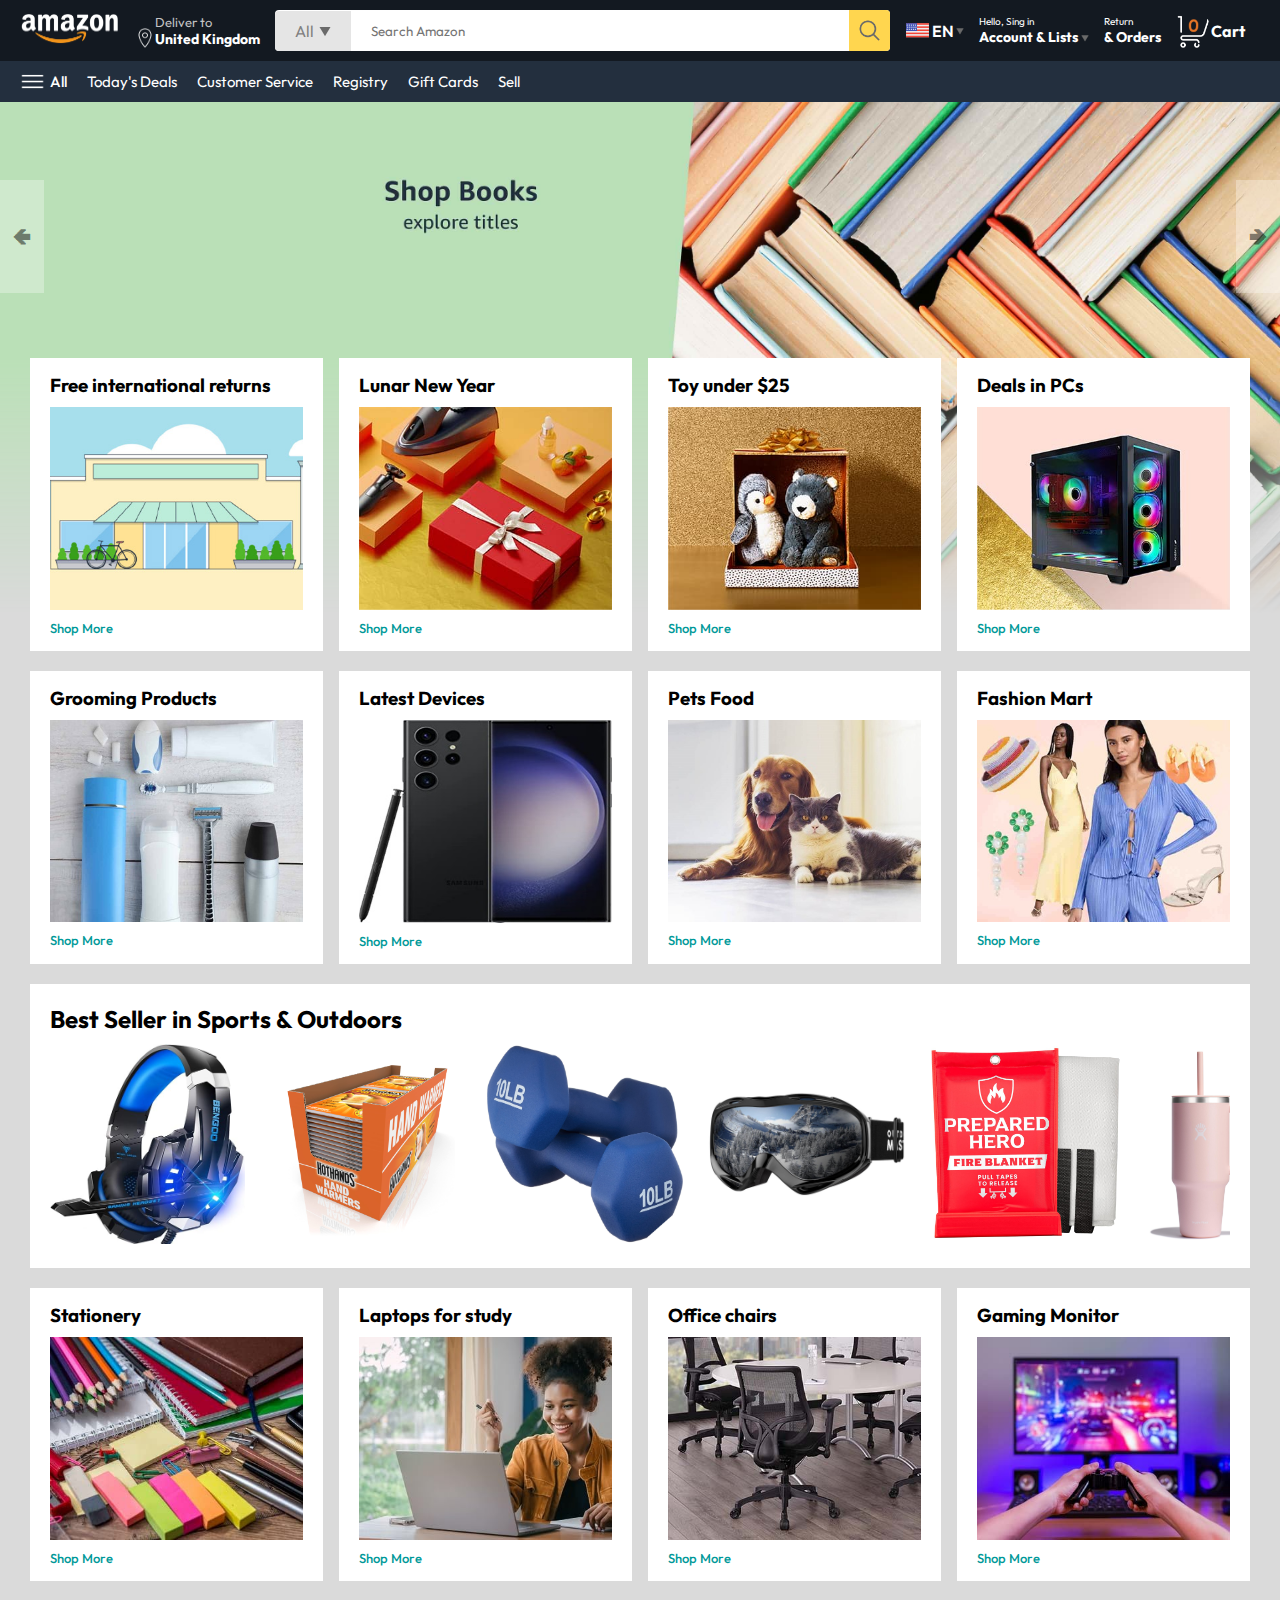
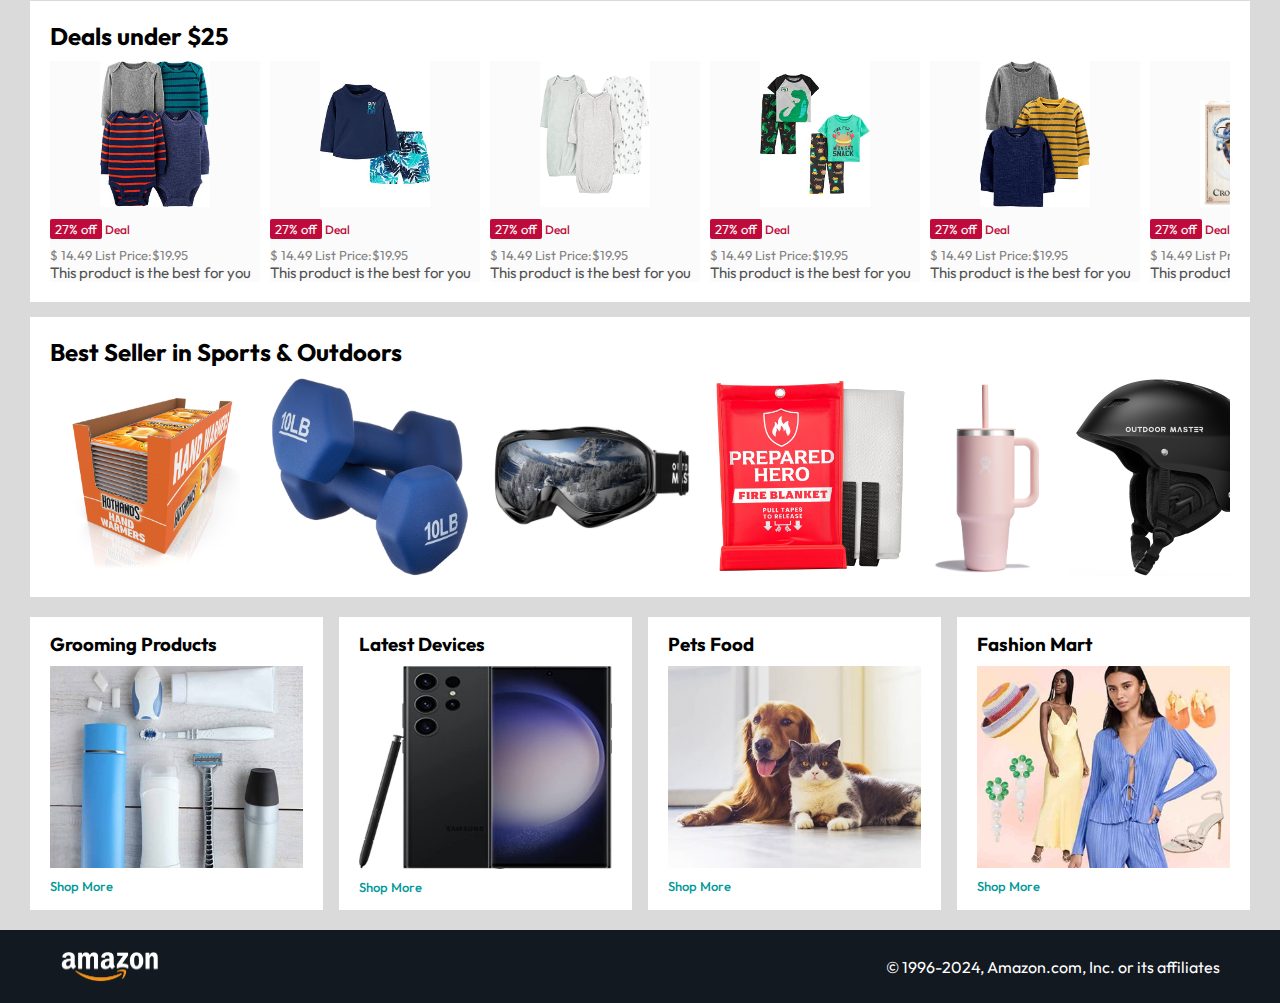
<file: index.html>
<!DOCTYPE html>
<html lang="en">
<head>
    <meta charset="UTF-8">
    <meta name="viewport" content="width=device-width, initial-scale=1.0">
    <title>Amazon Clone</title>
    <link rel="stylesheet" href="style.css">
</head>
<body>
    <nav>
        <a href="/"><img src="assets/amazon_logo.png" width="100"></a>
        <div class="nav-country">
            <img src="assets/location_icon.png" height="20">
            <div>
                <p>Deliver to</p>
                <h1>United Kingdom</h1>
            </div>
        </div>
        <div class="nav-search">
            <div class="nav-search-category">
                <p>All</p>
                <img src="assets/dropdown_icon.png" height="12">
            </div>
            <input type="text" class="nav-search-input" placeholder="Search Amazon">
            <img src="assets/search_icon.png" class="nav-search-icon">
        </div>
        <div class="nav-language">
            <img src="assets/us_flag.png" width="25px">
            <p>EN</p>
            <img src="assets/dropdown_icon.png" width="8px">
        </div>
        <div class="nav-text">
            <p><a href="signin.html">Hello, Sing in</a></p>
            <h1>Account & Lists <img src="assets/dropdown_icon.png" width="8px"></h1>
        </div>
        <div class="nav-text">
            <p>Return</p>
            <h1>& Orders</h1>
        </div>
        <a href="signin.html" class="mobile-user-icon" style="display: none;">
            <img src="assets/user.png">
        </a>
        <a href="cart.html" class="nav-cart">
            <img src="assets/cart_icon.png" width="35px">
            <h4>Cart</h4>
        </a>
    </nav>
<div class="nav-bottom">
    <div>
        <img src="assets/menu_icon.png" width="25px">
        <p>All</p>
    </div>
    <p>Today's Deals</p>
    <p>Customer Service</p>
    <p>Registry</p>
    <p>Gift Cards</p>
    <p>Sell</p>
</div>

<div class="header-slider">
    <a href="#" class="control_prev">&#129144</a>
    <a href="#" class="control_next">&#129146</a>
    <ul>
        <img src="assets/header1.jpg" class="header-img">
        <img src="assets/header2.jpg" class="header-img">
        <img src="assets/header3.jpg" class="header-img">
        <img src="assets/header4.jpg" class="header-img">
        <img src="assets/header5.jpg" class="header-img">
        <img src="assets/header6.jpg" class="header-img">
    </ul>
</div>

<div class="box-row header-box">
    <div class="box-col">
        <h3>Free international returns</h3>
        <img src="assets/box1-1.jpg">
        <a href="/">Shop More</a>
    </div>
    <div class="box-col">
        <h3>Lunar New Year</h3>
        <img src="assets/box1-2.jpg">
        <a href="/">Shop More</a>
    </div>
    <div class="box-col">
        <h3>Toy under $25</h3>
        <img src="assets/box1-3.jpg">
        <a href="/">Shop More</a>
    </div>
    <div class="box-col">
        <h3>Deals in PCs</h3>
        <img src="assets/box1-4.jpg">
        <a href="/">Shop More</a>
    </div>
</div>

<div class="box-row">
    <div class="box-col">
        <h3>Grooming Products</h3>
        <img src="assets/box2-1.jpg">
        <a href="/">Shop More</a>
    </div>
    <div class="box-col">
        <h3>Latest Devices</h3>
        <img src="assets/box2-2.jpg">
        <a href="/">Shop More</a>
    </div>
    <div class="box-col">
        <h3>Pets Food</h3>
        <img src="assets/box2-3.jpg">
        <a href="/">Shop More</a>
    </div>
    <div class="box-col">
        <h3>Fashion Mart</h3>
        <img src="assets/box2-4.jpg">
        <a href="/">Shop More</a>
    </div>
</div>

<div class="products-slider">
    <h2>Best Seller in Sports & Outdoors</h2>
    <div class="products">
        <a href="product.html">
          <img src="assets/product_img.jpg">
        </a>
        <img src="assets/product1-1.jpg" alt="">
        <img src="assets/product1-2.jpg" alt="">
        <img src="assets/product1-3.jpg" alt="">
        <img src="assets/product1-4.jpg" alt="">
        <img src="assets/product1-5.jpg" alt="">
        <img src="assets/product1-6.jpg" alt="">
        <img src="assets/product1-7.jpg" alt="">
        <img src="assets/product1-8.jpg" alt="">
        <img src="assets/product1-9.jpg" alt="">
        <img src="assets/product1-10.jpg" alt="">
    </div>
</div>

<div class="box-row">
    <div class="box-col">
        <h3>Stationery</h3>
        <img src="assets/box3-1.jpg">
        <a href="/">Shop More</a>
    </div>
    <div class="box-col">
        <h3>Laptops for study</h3>
        <img src="assets/box3-2.jpg">
        <a href="/">Shop More</a>
    </div>
    <div class="box-col">
        <h3>Office chairs</h3>
        <img src="assets/box3-3.jpg">
        <a href="/">Shop More</a>
    </div>
    <div class="box-col">
        <h3>Gaming Monitor</h3>
        <img src="assets/box3-4.jpg">
        <a href="/">Shop More</a>
    </div>
</div>

<div class="products-slider-with-price">
    <h2>Deals under $25</h2>
    <div class="products">
        <div class="products-card">
            <div class="product-img-container">
                <img src="assets/product2-1.jpg">
            </div>
            <div class="product-offer">
                <p>27% off</p> <span>Deal</span>
            </div>
            <p class="product-price">$ <span>14.49</span> List Price:$19.95</p>
            <h4>This product is the best for you</h4>
        </div>
        <div class="products-card">
            <div class="product-img-container">
                <img src="assets/product2-2.jpg">
            </div>
            <div class="product-offer">
                <p>27% off</p> <span>Deal</span>
            </div>
            <p class="product-price">$ <span>14.49</span> List Price:$19.95</p>
            <h4>This product is the best for you</h4>
        </div>
        <div class="products-card">
            <div class="product-img-container">
                <img src="assets/product2-3.jpg">
            </div>
            <div class="product-offer">
                <p>27% off</p> <span>Deal</span>
            </div>
            <p class="product-price">$ <span>14.49</span> List Price:$19.95</p>
            <h4>This product is the best for you</h4>
        </div>
        <div class="products-card">
            <div class="product-img-container">
                <img src="assets/product2-4.jpg">
            </div>
            <div class="product-offer">
                <p>27% off</p> <span>Deal</span>
            </div>
            <p class="product-price">$ <span>14.49</span> List Price:$19.95</p>
            <h4>This product is the best for you</h4>
        </div>
        <div class="products-card">
            <div class="product-img-container">
                <img src="assets/product2-5.jpg">
            </div>
            <div class="product-offer">
                <p>27% off</p> <span>Deal</span>
            </div>
            <p class="product-price">$ <span>14.49</span> List Price:$19.95</p>
            <h4>This product is the best for you</h4>
        </div>
        <div class="products-card">
            <div class="product-img-container">
                <img src="assets/product2-6.jpg">
            </div>
            <div class="product-offer">
                <p>27% off</p> <span>Deal</span>
            </div>
            <p class="product-price">$ <span>14.49</span> List Price:$19.95</p>
            <h4>This product is the best for you</h4>
        </div>
        <div class="products-card">
            <div class="product-img-container">
                <img src="assets/product2-7.jpg">
            </div>
            <div class="product-offer">
                <p>27% off</p> <span>Deal</span>
            </div>
            <p class="product-price">$ <span>14.49</span> List Price:$19.95</p>
            <h4>This product is the best for you</h4>
        </div>
        <div class="products-card">
            <div class="product-img-container">
                <img src="assets/product2-8.jpg">
            </div>
            <div class="product-offer">
                <p>27% off</p> <span>Deal</span>
            </div>
            <p class="product-price">$ <span>14.49</span> List Price:$19.95</p>
            <h4>This product is the best for you</h4>
        </div>
        <div class="products-card">
            <div class="product-img-container">
                <img src="assets/product2-9.jpg">
            </div>
            <div class="product-offer">
                <p>27% off</p> <span>Deal</span>
            </div>
            <p class="product-price">$ <span>14.49</span> List Price:$19.95</p>
            <h4>This product is the best for you</h4>
        </div>
        <div class="products-card">
            <div class="product-img-container">
                <img src="assets/product2-10.jpg">
            </div>
            <div class="product-offer">
                <p>27% off</p> <span>Deal</span>
            </div>
            <p class="product-price">$ <span>14.49</span> List Price:$19.95</p>
            <h4>This product is the best for you</h4>
        </div>
        <div class="products-card">
            <div class="product-img-container">
                <img src="assets/product2-11.jpg">
            </div>
            <div class="product-offer">
                <p>27% off</p> <span>Deal</span>
            </div>
            <p class="product-price">$ <span>14.49</span> List Price:$19.95</p>
            <h4>This product is the best for you</h4>
        </div>
    </div>
</div>


<div class="products-slider">
    <h2>Best Seller in Sports & Outdoors</h2>
    <div class="products">
        <img src="assets/product1-1.jpg" alt="">
        <img src="assets/product1-2.jpg" alt="">
        <img src="assets/product1-3.jpg" alt="">
        <img src="assets/product1-4.jpg" alt="">
        <img src="assets/product1-5.jpg" alt="">
        <img src="assets/product1-6.jpg" alt="">
        <img src="assets/product1-7.jpg" alt="">
        <img src="assets/product1-8.jpg" alt="">
        <img src="assets/product1-9.jpg" alt="">
        <img src="assets/product1-10.jpg" alt="">
    </div>
</div>

<div class="box-row">
    <div class="box-col">
        <h3>Grooming Products</h3>
        <img src="assets/box2-1.jpg">
        <a href="/">Shop More</a>
    </div>
    <div class="box-col">
        <h3>Latest Devices</h3>
        <img src="assets/box2-2.jpg">
        <a href="/">Shop More</a>
    </div>
    <div class="box-col">
        <h3>Pets Food</h3>
        <img src="assets/box2-3.jpg">
        <a href="/">Shop More</a>
    </div>
    <div class="box-col">
        <h3>Fashion Mart</h3>
        <img src="assets/box2-4.jpg">
        <a href="/">Shop More</a>
    </div>
</div>

<footer>
    <img src="assets/amazon_logo.png" width="100">
    <p>© 1996-2024, Amazon.com, Inc. or its affiliates</p>
</footer>

  <script src="script.js"></script>
</body>
</html>
</file>
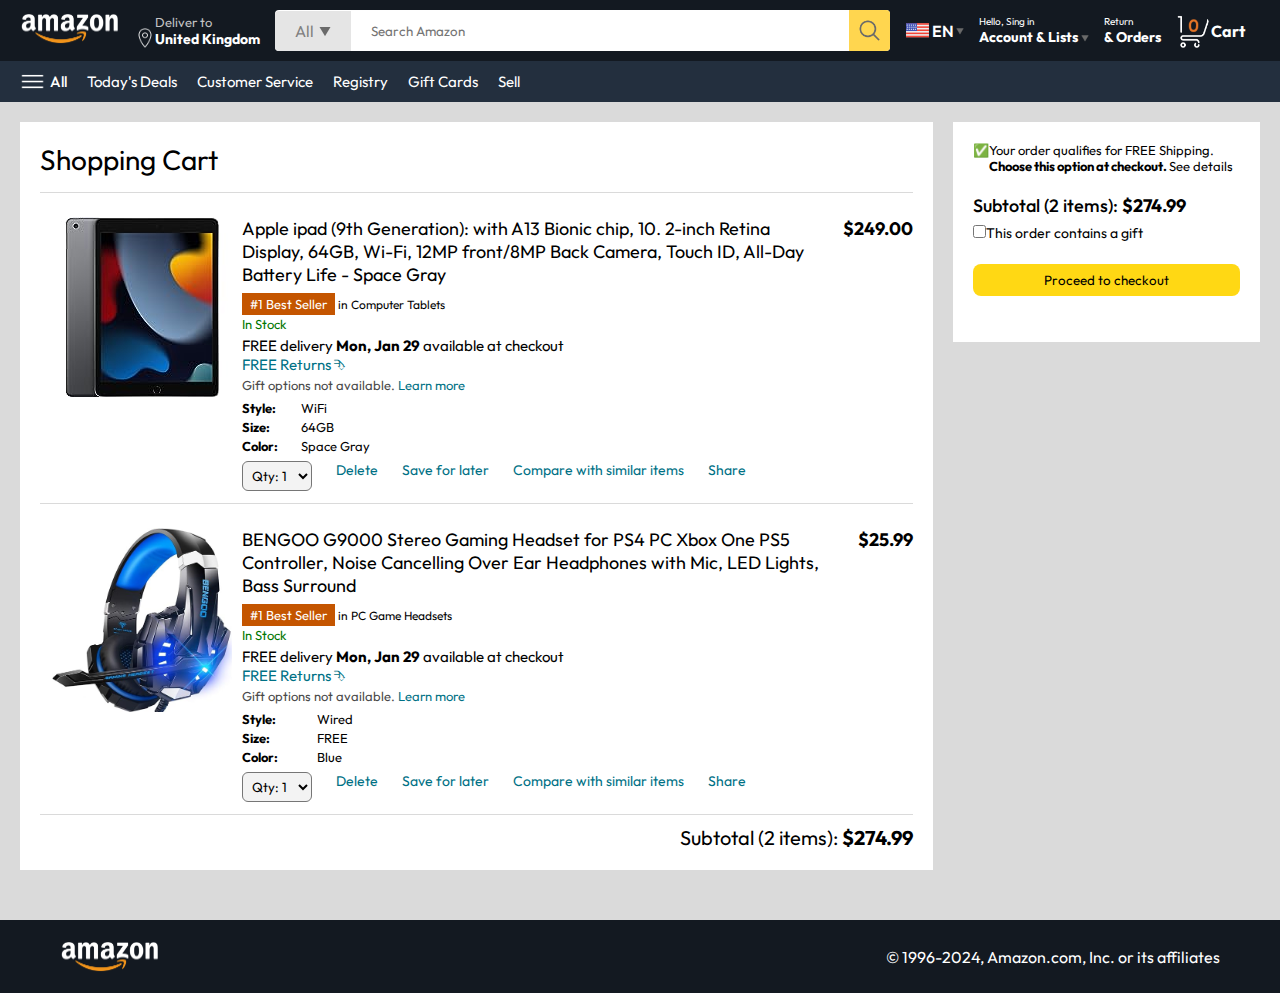
<file: cart.html>
<!DOCTYPE html>
<html lang="en">
  <head>
    <meta charset="UTF-8" />
    <meta name="viewport" content="width=device-width, initial-scale=1.0" />
    <title>Cart</title>
    <link rel="stylesheet" href="style.css" />
    <link rel="stylesheet" href="cart.css" />
  </head>
  <body>
    <nav>
      <a href="/"><img src="assets/amazon_logo.png" width="100" /></a>
      <div class="nav-country">
        <img src="assets/location_icon.png" height="20" />
        <div>
          <p>Deliver to</p>
          <h1>United Kingdom</h1>
        </div>
      </div>
      <div class="nav-search">
        <div class="nav-search-category">
          <p>All</p>
          <img src="assets/dropdown_icon.png" height="12" />
        </div>
        <input
          type="text"
          class="nav-search-input"
          placeholder="Search Amazon"
        />
        <img src="assets/search_icon.png" class="nav-search-icon" />
      </div>
      <div class="nav-language">
        <img src="assets/us_flag.png" width="25px" />
        <p>EN</p>
        <img src="assets/dropdown_icon.png" width="8px" />
      </div>
      <div class="nav-text">
        <p><a href="signin.html">Hello, Sing in</a></p>
        <h1>
          Account & Lists <img src="assets/dropdown_icon.png" width="8px" />
        </h1>
      </div>
      <div class="nav-text">
        <p>Return</p>
        <h1>& Orders</h1>
      </div>
      <a href="" class="nav-cart">
        <img src="assets/cart_icon.png" width="35px" />
        <h4>Cart</h4>
      </a>
    </nav>
    <div class="nav-bottom">
      <div>
        <img src="assets/menu_icon.png" width="25px" />
        <p>All</p>
      </div>
      <p>Today's Deals</p>
      <p>Customer Service</p>
      <p>Registry</p>
      <p>Gift Cards</p>
      <p>Sell</p>
    </div>

    <div class="cart">
      <div class="cart-left">
        <h1>Shopping Cart</h1>
        <hr />
        <div class="product-cart-list">
          <img src="assets/ipad_img.jpg" width="180px"/>
          <div>
            <div class="product-cart-titleprice">
              <p>
                Apple ipad (9th Generation): with A13 Bionic chip, 10. 2-inch
                Retina Display, 64GB, Wi-Fi, 12MP front/8MP Back Camera, Touch
                ID, All-Day Battery Life - Space Gray
              </p>
              <p><b>$249.00</b></p>
            </div>
            <p class="product-cart-bestseller">
              <span>#1 Best Seller</span> in Computer Tablets
            </p>
            <p class="product-cart-stock">In Stock</p>
            <p class="product-cart-delivery">FREE delivery <b>Mon, Jan 29</b> available at checkout</p>
            <p class="product-cart-returns">FREE Returns &#11191</p>
            <p class="product-cart-giftoption">Gift options not available. <span>Learn more</span></p>

            <div class="product-cart-specs">
                <p><b>Style:</b></p> <p>WiFi</p>
                <p><b>Size:</b></p> <p>64GB</p>
                <p><b>Color:</b></p> <p>Space Gray</p>
            </div>

            <div class="cart-list-action">
              <select>
                <option value="1">Qty: 1</option>
                <option value="2">Qty: 2</option>
                <option value="3">Qty: 3</option>
                <option value="4">Qty: 4</option>
                <option value="5">Qty: 5</option>
              </select>
              <hr>
              <p class="action-btn">Delete</p>
              <hr>
              <p class="action-btn">Save for later</p>
              <hr>
              <p class="action-btn">Compare with similar items</p>
              <hr>
              <p class="action-btn">Share</p>
            </div>

          </div>
        </div>
        <hr>
        <div class="product-cart-list">
          <img src="assets/product_img.jpg" width="180px"/>
          <div>
            <div class="product-cart-titleprice">
              <p>
                BENGOO G9000 Stereo Gaming Headset for PS4 PC Xbox One PS5 Controller, Noise Cancelling Over Ear Headphones with Mic, LED Lights, Bass Surround
              </p>
              <p><b>$25.99</b></p>
            </div>
            <p class="product-cart-bestseller">
              <span>#1 Best Seller</span> in PC Game Headsets
            </p>
            <p class="product-cart-stock">In Stock</p>
            <p class="product-cart-delivery">FREE delivery <b>Mon, Jan 29</b> available at checkout</p>
            <p class="product-cart-returns">FREE Returns &#11191</p>
            <p class="product-cart-giftoption">Gift options not available. <span>Learn more</span></p>

            <div class="product-cart-specs">
                <p><b>Style:</b></p> <p>Wired</p>
                <p><b>Size:</b></p> <p>FREE</p>
                <p><b>Color:</b></p> <p>Blue</p>
            </div>

            <div class="cart-list-action">
              <select>
                <option value="1">Qty: 1</option>
                <option value="2">Qty: 2</option>
                <option value="3">Qty: 3</option>
                <option value="4">Qty: 4</option>
                <option value="5">Qty: 5</option>
              </select>
              <hr>
              <p class="action-btn">Delete</p>
              <hr>
              <p class="action-btn">Save for later</p>
              <hr>
              <p class="action-btn">Compare with similar items</p>
              <hr>
              <p class="action-btn">Share</p>
            </div>

          </div>
        </div>
        <hr>
        <div class="cart-list-subtotal">
          Subtotal (2 items): <b>$274.99</b>
        </div>

      </div>
      <div class="cart-right">
        <div class="cart-free-delivery">
          <p>&#x2705</p>
          <p>Your order qualifies for FREE Shipping. <b>Choose this option at checkout. </b> See details</p>
        </div>
        <p class="cart-subtotal">Subtotal (2 items): <b>$274.99</b></p>
        <p class="cart-right-gift"> <input type="checkbox">This order contains a gift</p>
        <button>Proceed to checkout</button>
      </div>
    </div>

    <footer class="footer-cart">
      <img src="assets/amazon_logo.png" width="100">
      <p>© 1996-2024, Amazon.com, Inc. or its affiliates</p>
  </footer>

  </body>
</html>
</file>
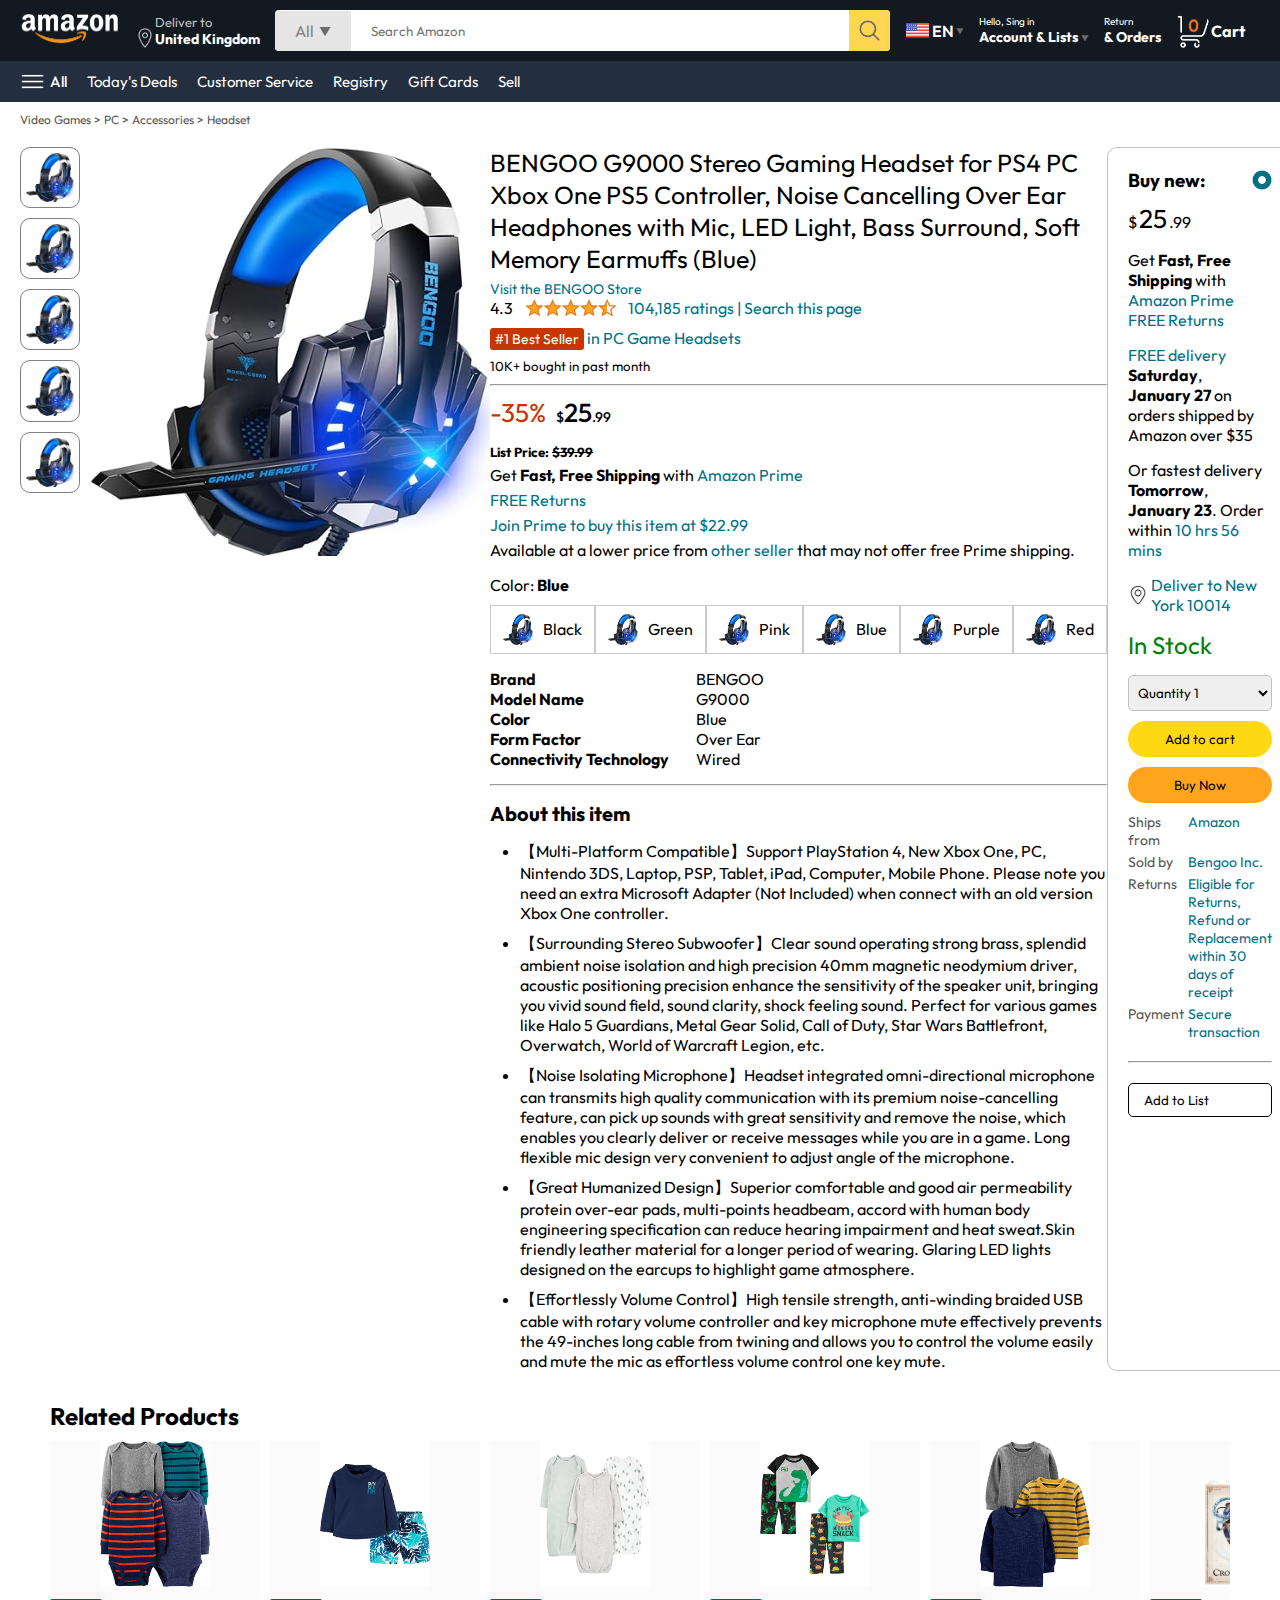
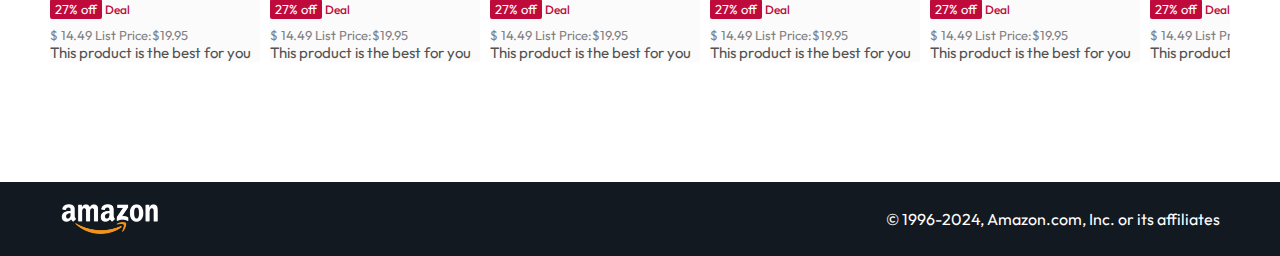
<file: product.html>
<!DOCTYPE html>
<html lang="en">
  <head>
    <meta charset="UTF-8" />
    <meta name="viewport" content="width=device-width, initial-scale=1.0" />
    <title>Product Page</title>
    <link rel="stylesheet" href="style.css" />
    <link rel="stylesheet" href="product.css" />
  </head>
  <body>
    <nav>
      <a href="/"><img src="assets/amazon_logo.png" width="100px" /></a>
      <div class="nav-country">
        <img src="assets/location_icon.png" height="20px" />
        <div>
          <p>Deliver to</p>
          <h1>United Kingdom</h1>
        </div>
      </div>
      <div class="nav-search">
        <div class="nav-search-category">
          <p>All</p>
          <img src="assets/dropdown_icon.png" height="12px" />
        </div>
        <input
          type="text"
          class="nav-search-input"
          placeholder="Search Amazon"
        />
        <img src="assets/search_icon.png" class="nav-search-icon" />
      </div>
      <div class="nav-language">
        <img src="assets/us_flag.png" width="25px" />
        <p>EN</p>
        <img src="assets/dropdown_icon.png" width="8px" />
      </div>
      <div class="nav-text">
        <p><a href="signin.html">Hello, Sing in</a></p>
        <h1>
          Account & Lists <img src="assets/dropdown_icon.png" width="8px" />
        </h1>
      </div>
      <div class="nav-text">
        <p>Return</p>
        <h1>& Orders</h1>
      </div>
      <a href="signin.html" class="mobile-user-icon" style="display: none">
        <img src="assets/user.png" />
      </a>
      <a href="cart.html" class="nav-cart">
        <img src="assets/cart_icon.png" width="35px" />
        <h4>Cart</h4>
      </a>
    </nav>
    <div class="nav-bottom">
      <div>
        <img src="assets/menu_icon.png" width="25px" />
        <p>All</p>
      </div>
      <p>Today's Deals</p>
      <p>Customer Service</p>
      <p>Registry</p>
      <p>Gift Cards</p>
      <p>Sell</p>
    </div>

    <p class="breadcrum">Video Games > PC > Accessories > Headset</p>

    <div class="product-display">
      <div class="product-d-image">
        <div class="product-icons">
          <img src="assets/product_img.jpg" width="60" />
          <img src="assets/product_img.jpg" width="60" />
          <img src="assets/product_img.jpg" width="60" />
          <img src="assets/product_img.jpg" width="60" />
          <img src="assets/product_img.jpg" width="60" />
        </div>
        <div class="product-main-image">
          <img src="assets/product_img.jpg" width="400" />
        </div>
      </div>
      <div class="product-d-details">
        <p class="product-title">
          BENGOO G9000 Stereo Gaming Headset for PS4 PC Xbox One PS5 Controller,
          Noise Cancelling Over Ear Headphones with Mic, LED Light, Bass
          Surround, Soft Memory Earmuffs (Blue)
        </p>
        <p class="brand-store">Visit the BENGOO Store</p>
        <div class="product-rating">
          <div>
            <div>4.3 <img src="assets/rating_img.png" height="20px" /></div>
            <p>104,185 ratings | Search this page</p>
          </div>
          <p><span>#1 Best Seller</span> in PC Game Headsets</p>
          <h5>10K+ bought in past month</h5>
          <hr />
        </div>
        <div class="product-d-price">
          <div>
            <p>-35%</p>
            <h1>$<span>25</span>.99</h1>
          </div>
          <h5>List Price: <span>$39.99</span></h5>
          <p>Get <b>Fast, Free Shipping</b> with <span>Amazon Prime</span></p>
          <p><span>FREE Returns</span></p>
          <p><span>Join Prime to buy this item at $22.99</span></p>
          <p>
            Available at a lower price from <span>other seller</span> that may
            not offer free Prime shipping.
          </p>
        </div>

        <div class="product-color-selection">
          <p>Color: <b>Blue</b></p>
          <div class="product-color-options">
            <div class="option">
              <img src="assets/product_img.jpg" width="30px" />
              <p>Black</p>
            </div>
            <div class="option">
              <img src="assets/product_img.jpg" width="30px" />
              <p>Green</p>
            </div>
            <div class="option">
              <img src="assets/product_img.jpg" width="30px" />
              <p>Pink</p>
            </div>
            <div class="option">
              <img src="assets/product_img.jpg" width="30px" />
              <p>Blue</p>
            </div>
            <div class="option">
              <img src="assets/product_img.jpg" width="30px" />
              <p>Purple</p>
            </div>
            <div class="option">
              <img src="assets/product_img.jpg" width="30px" />
              <p>Red</p>
            </div>
          </div>
        </div>
        <div class="product-info">
          <p><b>Brand</b></p>
          <p>BENGOO</p>
          <p><b>Model Name</b></p>
          <p>G9000</p>
          <p><b>Color</b></p>
          <p>Blue</p>
          <p><b>Form Factor</b></p>
          <p>Over Ear</p>
          <p><b>Connectivity Technology</b></p>
          <p>Wired</p>
        </div>
        <hr />
        <div class="product-description">
          <h1>About this item</h1>
          <ul>
            <li>
              【Multi-Platform Compatible】Support PlayStation 4, New Xbox One,
              PC, Nintendo 3DS, Laptop, PSP, Tablet, iPad, Computer, Mobile
              Phone. Please note you need an extra Microsoft Adapter (Not
              Included) when connect with an old version Xbox One controller.
            </li>
            <li>
              【Surrounding Stereo Subwoofer】Clear sound operating strong
              brass, splendid ambient noise isolation and high precision 40mm
              magnetic neodymium driver, acoustic positioning precision enhance
              the sensitivity of the speaker unit, bringing you vivid sound
              field, sound clarity, shock feeling sound. Perfect for various
              games like Halo 5 Guardians, Metal Gear Solid, Call of Duty, Star
              Wars Battlefront, Overwatch, World of Warcraft Legion, etc.
            </li>
            <li>
              【Noise Isolating Microphone】Headset integrated omni-directional
              microphone can transmits high quality communication with its
              premium noise-cancelling feature, can pick up sounds with great
              sensitivity and remove the noise, which enables you clearly
              deliver or receive messages while you are in a game. Long flexible
              mic design very convenient to adjust angle of the microphone.
            </li>
            <li>
              【Great Humanized Design】Superior comfortable and good air
              permeability protein over-ear pads, multi-points headbeam, accord
              with human body engineering specification can reduce hearing
              impairment and heat sweat.Skin friendly leather material for a
              longer period of wearing. Glaring LED lights designed on the
              earcups to highlight game atmosphere.
            </li>
            <li>
              【Effortlessly Volume Control】High tensile strength, anti-winding
              braided USB cable with rotary volume controller and key microphone
              mute effectively prevents the 49-inches long cable from twining
              and allows you to control the volume easily and mute the mic as
              effortless volume control one key mute.
            </li>
          </ul>
        </div>
      </div>
      <div class="product-d-purchase">
        <div class="title">
          <h3>Buy new:</h3>
          <img src="assets/circle_icon.png" width="20px" />
        </div>
        <h1 class="price">$<span>25</span>.99</h1>
        <div class="gap">
          <p>Get <b>Fast, Free Shipping</b> with <span>Amazon Prime</span></p>
          <p><span>FREE Returns</span></p>
        </div>
        <div class="gap">
          <p><span>FREE delivery</span> <b>Saturday</b>,</p>
          <p><b>January 27</b> on orders shipped by Amazon over $35</p>
        </div>
        <div class="gap">
          <p>
            Or fastest delivery <b>Tomorrow</b>, <b>January 23</b>. Order within
            <span>10 hrs 56 mins</span>
          </p>
        </div>
        <div class="delivery-location">
          <img src="assets/location_icon_dark.png" width="20px" />
          <p><span>Deliver to New York 10014</span></p>
        </div>
        <h2 class="product-stock">In Stock</h2>
        <select class="product-quantity">
          <option value="1">Quantity 1</option>
          <option value="2">Quantity 2</option>
          <option value="3">Quantity 3</option>
        </select>

        <button class="btn">Add to cart</button>
        <button class="btn product-buy">Buy Now</button>

        <div class="product-seller-info">
          <p>Ships from</p>
          <p><span>Amazon</span></p>
          <p>Sold by</p>
          <p><span>Bengoo Inc.</span></p>
          <p>Returns</p>
          <p>
            <span
              >Eligible for Returns, Refund or Replacement within 30 days of
              receipt</span
            >
          </p>
          <p>Payment</p>
          <p><span>Secure transaction</span></p>
        </div>
        <hr />
        <button class="product-add-list">Add to List</button>
      </div>
    </div>

    <div class="products-slider-with-price">
      <h2>Related Products</h2>
      <div class="products">
        <div class="products-card">
          <div class="product-img-container">
            <img src="assets/product2-1.jpg" />
          </div>
          <div class="product-offer">
            <p>27% off</p>
            <span>Deal</span>
          </div>
          <p class="product-price">$ <span>14.49</span> List Price:$19.95</p>
          <h4>This product is the best for you</h4>
        </div>
        <div class="products-card">
          <div class="product-img-container">
            <img src="assets/product2-2.jpg" />
          </div>
          <div class="product-offer">
            <p>27% off</p>
            <span>Deal</span>
          </div>
          <p class="product-price">$ <span>14.49</span> List Price:$19.95</p>
          <h4>This product is the best for you</h4>
        </div>
        <div class="products-card">
          <div class="product-img-container">
            <img src="assets/product2-3.jpg" />
          </div>
          <div class="product-offer">
            <p>27% off</p>
            <span>Deal</span>
          </div>
          <p class="product-price">$ <span>14.49</span> List Price:$19.95</p>
          <h4>This product is the best for you</h4>
        </div>
        <div class="products-card">
          <div class="product-img-container">
            <img src="assets/product2-4.jpg" />
          </div>
          <div class="product-offer">
            <p>27% off</p>
            <span>Deal</span>
          </div>
          <p class="product-price">$ <span>14.49</span> List Price:$19.95</p>
          <h4>This product is the best for you</h4>
        </div>
        <div class="products-card">
          <div class="product-img-container">
            <img src="assets/product2-5.jpg" />
          </div>
          <div class="product-offer">
            <p>27% off</p>
            <span>Deal</span>
          </div>
          <p class="product-price">$ <span>14.49</span> List Price:$19.95</p>
          <h4>This product is the best for you</h4>
        </div>
        <div class="products-card">
          <div class="product-img-container">
            <img src="assets/product2-6.jpg" />
          </div>
          <div class="product-offer">
            <p>27% off</p>
            <span>Deal</span>
          </div>
          <p class="product-price">$ <span>14.49</span> List Price:$19.95</p>
          <h4>This product is the best for you</h4>
        </div>
        <div class="products-card">
          <div class="product-img-container">
            <img src="assets/product2-7.jpg" />
          </div>
          <div class="product-offer">
            <p>27% off</p>
            <span>Deal</span>
          </div>
          <p class="product-price">$ <span>14.49</span> List Price:$19.95</p>
          <h4>This product is the best for you</h4>
        </div>
        <div class="products-card">
          <div class="product-img-container">
            <img src="assets/product2-8.jpg" />
          </div>
          <div class="product-offer">
            <p>27% off</p>
            <span>Deal</span>
          </div>
          <p class="product-price">$ <span>14.49</span> List Price:$19.95</p>
          <h4>This product is the best for you</h4>
        </div>
        <div class="products-card">
          <div class="product-img-container">
            <img src="assets/product2-9.jpg" />
          </div>
          <div class="product-offer">
            <p>27% off</p>
            <span>Deal</span>
          </div>
          <p class="product-price">$ <span>14.49</span> List Price:$19.95</p>
          <h4>This product is the best for you</h4>
        </div>
        <div class="products-card">
          <div class="product-img-container">
            <img src="assets/product2-10.jpg" />
          </div>
          <div class="product-offer">
            <p>27% off</p>
            <span>Deal</span>
          </div>
          <p class="product-price">$ <span>14.49</span> List Price:$19.95</p>
          <h4>This product is the best for you</h4>
        </div>
        <div class="products-card">
          <div class="product-img-container">
            <img src="assets/product2-11.jpg" />
          </div>
          <div class="product-offer">
            <p>27% off</p>
            <span>Deal</span>
          </div>
          <p class="product-price">$ <span>14.49</span> List Price:$19.95</p>
          <h4>This product is the best for you</h4>
        </div>
      </div>
    </div>

    <footer class="product-footer">
      <img src="assets/amazon_logo.png" width="100" />
      <p>© 1996-2024, Amazon.com, Inc. or its affiliates</p>
    </footer>

    <script>
      const scrollContainer = document.querySelectorAll(".products");
      for (const item of scrollContainer) {
        item.addEventListener("wheel", (evt) => {
          evt.preventDefault();
          item.scrollLeft += evt.deltaY;
        });
      }
    </script>
  </body>
</html>
</file>
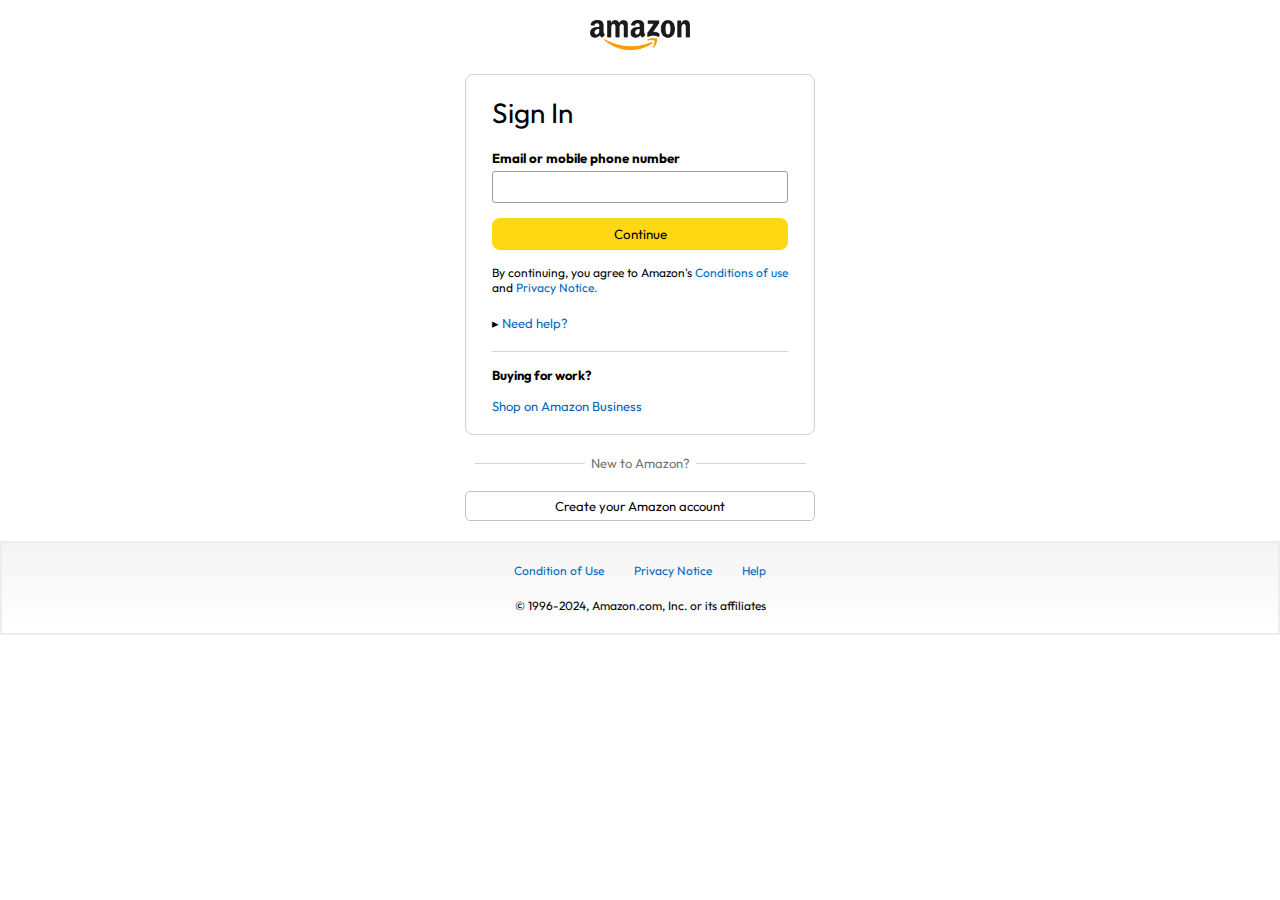
<file: signin.html>
<!DOCTYPE html>
<html lang="en">
  <head>
    <meta charset="UTF-8" />
    <meta name="viewport" content="width=device-width, initial-scale=1.0" />
    <title>Sign In</title>
    <link rel="stylesheet" href="signin.css" />
  </head>
  <body>
    <a href="/"
      ><img class="logo" src="assets/amazon_logo_dark.png" width="100px"
    /></a>
    <div class="signin-container">
      <h1 class="signin-title">Sign In</h1>
      <h5 class="input-label">Email or mobile phone number</h5>
      <input type="text" />
      <button>Continue</button>
      <p class="signin-condition">
        By continuing, you agree to Amazon's <span>Conditions of use</span> and <span>Privacy
        Notice.</span>
      </p>
      <p class="signin-help">&#9656 <span>Need help?</span></p>
      <hr>
      <h4>Buying for work?</h4>
      <p class="signin-business"><span>Shop on Amazon Business</span></p>
    </div>
    <div class="signin-bottom">
      <hr>
      <p>New to Amazon?</p>
      <hr>
    </div>
    <a href="signup.html">
    <button class="signin-signup-btn">Create your Amazon account</button>
    </a>
    <footer>
      <div class="footer-links">
        <a href="#">Condition of Use</a>
        <a href="#">Privacy Notice</a>
        <a href="#">Help</a>
      </div>
      <p class="footer-copyright">© 1996-2024, Amazon.com, Inc. or its affiliates</p>
    </footer>
  </body>
</html>
</file>
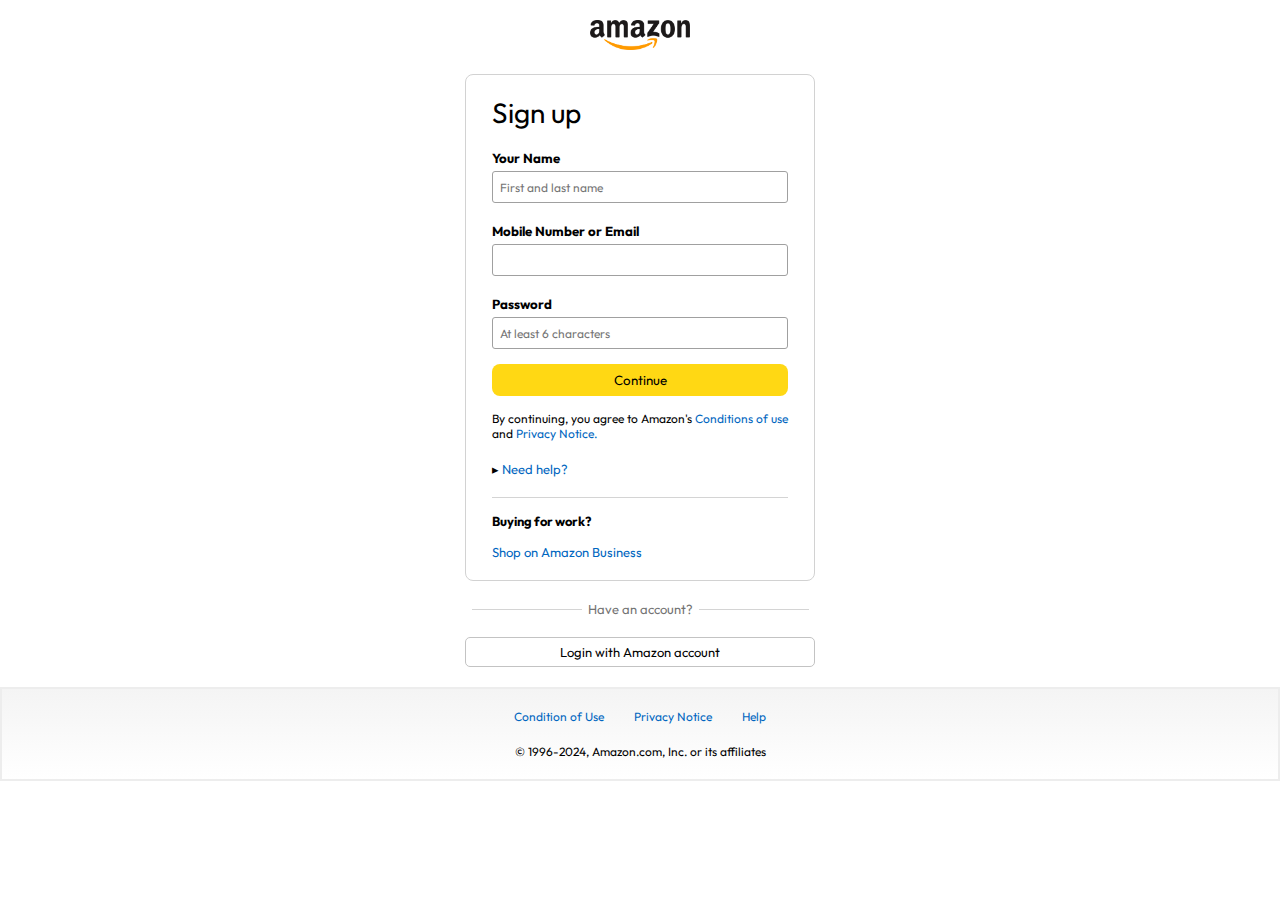
<file: signup.html>
<!DOCTYPE html>
<html lang="en">
<head>
    <meta charset="UTF-8">
    <meta name="viewport" content="width=device-width, initial-scale=1.0">
    <title>Sign up</title>
    <link rel="stylesheet" href="signin.css">
</head>
<body>
    <a href="/"
      ><img class="logo" src="assets/amazon_logo_dark.png" width="100px"
    /></a>
    <div class="signin-container">
      <h1 class="signin-title">Sign up</h1>
      <h5 class="input-label">Your Name</h5>
      <input type="text" placeholder="First and last name"/>
      <h5 class="input-label">Mobile Number or Email</h5>
      <input type="text">
      <h5 class="input-label">Password</h5>
      <input type="password" placeholder="At least 6 characters">
      <button>Continue</button>
      <p class="signin-condition">
        By continuing, you agree to Amazon's <span>Conditions of use</span> and <span>Privacy
        Notice.</span>
      </p>
      <p class="signin-help">&#9656 <span>Need help?</span></p>
      <hr>
      <h4>Buying for work?</h4>
      <p class="signin-business"><span>Shop on Amazon Business</span></p>
    </div>
    <div class="signin-bottom">
      <hr>
      <p>Have an account?</p>
      <hr>
    </div>
    <a href="signin.html">
    <button class="signin-signup-btn">Login with Amazon account</button>
    </a>
    <footer>
      <div class="footer-links">
        <a href="#">Condition of Use</a>
        <a href="#">Privacy Notice</a>
        <a href="#">Help</a>
      </div>
      <p class="footer-copyright">© 1996-2024, Amazon.com, Inc. or its affiliates</p>
    </footer>
</body>
</html>
</file>
<file: style.css>
@import url('https://fonts.googleapis.com/css2?family=Outfit:wght@400;500;600;700;800&family=Poppins:wght@200;300;400;500;600;700&display=swap');

* {
    padding: 0;
    margin: 0;
    box-sizing: border-box;
    font-family: Outfit;
}

body {
    background-color: #dadada;
}

a {
    text-decoration: none;
    color: inherit;
}

nav {
    display: flex;
    align-items: center;
    justify-content: space-between;
    background: #131921;
    padding: 10px 20px;
    color: #fff;
}

.nav-country {
    display: flex;
    align-items: end;
    margin-left: 15px;
    font-size: 13px;
    color: #c4c4c4;
}

.nav-country h1 {
    color: #fff;
    font-size: 14px;
}

.nav-search {
    flex: 1;
    display: flex;
    align-items: center;
    background: #fff;
    color: gray;
    max-width: 1000px;
    border-radius: 4px;
    margin-left: 15px;
}

.nav-search-category {
    display: flex;
    align-items: center;
    padding: 10px 20px;
    gap: 5px;
    background: #e5e5e5;
    border-radius: 4px 0 0 4px;
}

.nav-search-input {
    border: none;
    outline: none;
    padding-left: 20px;
    width: 100%;
}

.nav-search-icon {
    max-width: 41px;
    padding: 8px;
    background: #ffd64f;
    border-radius: 0 4px 4px 0;
}

.nav-language {
    display: flex;
    align-items: center;
    gap: 2px;
    font-weight: 600;
    margin-left: 15px;
}

.nav-text {
    margin-left: 15px;
}

.nav-text p {
    font-size: 10px;
}

.nav-text h1 {
    font-size: 14px;
}

.nav-cart {
    display: flex;
    align-items: center;
    margin: 0px 15px;
}

.nav-bottom {
    display: flex;
    align-items: center;
    gap: 20px;
    padding: 8px 20px;
    background: #232f3e;
    color: #fff;
    font-size: 15px;
}

.nav-bottom div {
    display: flex;
    align-items: center;
    gap: 5px;
    font-weight: 500;
}

.header-slider ul {
    display: flex;
    overflow-y: hidden;
}

.header-img {
    max-width: 100%;
    mask-image: linear-gradient(to bottom, #000000 50%, transparent 100%)
}

.header-slider a {
    position: absolute;
    top: 20%;
    z-index: 1;
    padding: 5vh 1vw;
    background: #ffffff4f;
    color: #0000007b;
    text-decoration: none;
    font-weight: 600;
    font-size: 18px;
    cursor: pointer;
}

.control_next {
    right: 0;
}

.box-row {
    display: flex;
    flex-wrap: wrap;
    row-gap: 20px;
    justify-content: space-between;
    margin: 20px 30px;
}

.box-col {
    display: flex;
    flex-direction: column;
    gap: 10px;
    padding: 15px 20px;
    background: #fff;
    max-width: 24%;
    min-height: 200px;
    z-index: 1;
}

.box-col a {
    font-size: 13px;
    color: #009999;
    font-weight: 500;
}

.header-box {
    margin-top: -20vw;
}

.products-slider {
    background: #fff;
    margin: 0 30px;
    padding: 20px;
    margin-bottom: 15px;
}

.products-slider .products {
    display: flex;
    overflow-x: auto;
    gap: 20px;
    margin-top: 10px;
}

.products-slider .products img {
    max-width: 200px;
    max-height: 200px;
}

.products-slider .products::-webkit-scrollbar {
    display: none;
}

.products-slider-with-price {
    background: #fff;
    margin: 0 30px;
    padding: 20px;
    margin-bottom: 15px;
}

.products-slider-with-price .products {
    display: flex;
    overflow-x: auto;
    gap: 10px;
    margin-top: 10px;
}

.products-slider-with-price .products::-webkit-scrollbar {
    display: none;
}

.products-card {
    display: flex;
    flex-direction: column;
    justify-content: end;
    min-width: 210px;
    background: #fbfbfb;
}

.products-card img {
    width: 110px;
    margin: 0 50px;
}

.product-offer p {
    background: #be0b3b;
    color: #fff;
    display: inline-block;
    padding: 2px 5px;
    border-radius: 2px;
    margin: 8px 0;
    font-size: 13px;
}

.product-offer span {
    color: #be0b3b;
    font-weight: 500;
    font-size: 12px;
}

.product-price {
    color: gray;
    font-size: 13px;
}

.products-card h4 {
    color: #525252;
    font-size: 15px;
    font-weight: 400;
}

footer {
    display: flex;
    justify-content: space-between;
    align-items: center;
    color: #fff;
    background: #131921;
    padding: 20px 60px;
}

/* ----------- media query ------------ */

@media only screen and (max-width: 900px) {
    nav {
        flex-wrap: wrap;
    }

    .nav-search {
        order: 7;
        margin: 15px 0 5px;
        min-width: 300px;
    }

    .box-col {
        max-width: 48%;
    }
} 

@media only screen and (max-width: 600px) {
    .nav-country {
        display: none;
    }

    .nav-language {
        display: none;
    }

    .nav-text {
        display: none;
    }

    .nav-bottom {
        font-size: 13px;
        gap: 10px;
        overflow-x: scroll;
    }

    .nav-bottom::-webkit-scrollbar {
        display: none;
    }

    .nav-bottom p {
        text-wrap: nowrap;
    }

    .mobile-user-icon {
        display: flex !important;
        flex: 1;
        justify-content: flex-end;
    }
    
    .mobile-user-icon img {
        width: 25px;
    }

    .nav-cart h4 {
        display: none;
    }

    .nav-cart img {
        width: 25px;
    }

    .header-slider a {
        top: 24%;
        padding: 2vh 1vw;
        font-size: 15px;
    }

    .box-col {
        max-width: 100%;
        width: 100%;
    }

    footer {
        justify-content: center;
        flex-direction: column;
        font-size: 14px;
    }
}
</file>
<file: cart.css>
.cart {
    display: flex;
    gap: 20px;
    margin: 20px;
}

.cart-left {
    background: white;
    padding: 20px;
}

.cart-left h1 {
    font-size: 28px;
    font-weight: 400;
    margin-bottom: 15px;
}

.cart-left hr {
    border: none;
    height: 1px;
    background: #dadada;
}

.product-cart-list {
    display: flex;
    align-items: start;
    gap: 10px;
    padding: 24px 0 12px 12px;
}

.product-cart-titleprice {
    display: flex;
    gap: 20px;
    font-size: 18px;
}

.product-cart-bestseller {
    font-size: 12px;
    margin-top: 10px;
}

.product-cart-bestseller span {
    font-size: 13px;
    background: #c45500;
    color: #fff;
    padding: 3px 8px;
}

.product-cart-stock {
    font-size: 13px;
    color: #007600;
    margin: 4px 0;
}

.product-cart-delivery {
    font-size: 15px;
}

.product-cart-returns {
    font-size: 15px;
    color: #007185;
    font-weight: 400;
}

.product-cart-giftoption {
    color: #494949;
    font-size: 13px;
    margin: 3px 0;
}

.product-cart-giftoption span {
    color: #007185;
}

.product-cart-specs {
    max-width: 150px;
    display: grid;
    grid-template-columns: auto auto;
    row-gap: 3px;
    font-size: 13px;
    margin: 7px 0;
}

.cart-list-action {
    display: flex;
    gap: 12px;
    font-size: 14px;
    color: #007185;
}

.product-cart-delivery hr {
    height: 20px;
    width: 1px;
    background: #cfcfcf;
}

.cart-list-action select {
    padding: 5px;
    border-radius: 6px;
    background: #f3f3f3;
}

.cart-list-subtotal {
    text-align: right;
    font-size: 20px;
    margin-top: 10px;
}

.cart-right {
    background: white;
    padding: 20px;
    max-height: 220px;
    min-width: 280px;
}

.cart-free-delivery {
    display: flex;
    font-size: 13px;
}

.cart-subtotal {
    margin-top: 20px;
    font-size: 18px;
    font-weight: 500;
}

.cart-right-gift {
    margin: 7px 0;
    font-size: 14px;
}

.cart-right button {
    width: 100%;
    height: 32px;
    margin: 15px 0;
    background: #ffd814;
    border: none;
    border-radius: 8px;
    cursor: pointer;
}

.cart-right button:hover {
    background: #ebc712;
}

.footer-cart {
    margin-top: 50px;
}

/* ----------- media query ----------- */

@media only screen  and (max-width: 900px) {
    .cart {
        flex-wrap: wrap;
    }
}

@media only screen  and (max-width: 600px) {
    .product-cart-list {
        padding: 24px 0;
    }

    .product-cart-list img {
        width: 80px;
    }

    .product-cart-titleprice {
        flex-wrap: wrap;
        font-size: 14px;
    }

    .product-cart-delivery {
        font-size: 13px;
    }

    .cart-list-action  .action-btn:nth-last-child(1) {
        display: none;
    }

    .cart-list-action hr:nth-last-child(2) {
        display: none;
    }

    .cart-list-action .action-btn:nth-last-child(3) {
        display: none;
    }

    .cart-list-action hr:nth-last-child(4) {
        display: none;
    }

    .cart-right{
        min-width: 100%;
    }
}
</file>
<file: product.css>
body {
  background: #fff;
}

.breadcrum {
  padding: 10px 20px;
  font-size: 12px;
  color: #565656;
}
 
.product-display {
  min-height: 100%;
  padding: 10px 20px;
  display: flex;
}

.product-d-image {
  display: flex;
  gap: 10px;
}

.product-icons {
  display: flex;
  flex-direction: column;
  gap: 10px;
}

.product-icons img {
  border: 1px solid gray;
  border-radius: 10px;
  padding: 5px;
}

product-d-details {
  margin: 0 30px;
}

.product-title {
  font-size: 25px;
}

.brand-store {
  margin-top: 5px;
  color: #007185;
  font-size: 14px;
}

.product-rating {
  display: flex;
  flex-direction: column;
  gap: 10px;
}

.product-rating div {
  display: flex;
  align-items: center;
  gap: 10px;
}

.product-rating p {
  color: #007185;
}

.product-rating p span {
  color: #fff;
  background: #c73500;
  padding: 2px 5px;
  border-radius: 3px;
  font-size: 14px;
}

.product-rating h5 {
  font-weight: 400;
}

.product-d-price {
  display: flex;
  flex-direction: column;
  gap: 5px;
}

.product-d-price div {
  display: flex;
  align-items: center;
  gap: 10px;
  margin: 10px 0;
}

.product-d-price div p {
  font-size: 26px;
  color: #c73500;
}

.product-d-price div h1 {
  font-size: 14px;
  font-weight: 500;
}

.product-d-price div h1 span {
  font-size: 26px;
  font-weight: 500;
}

.product-d-price div h5 {
  color: #565656;
  font-weight: 400;
}

.product-d-price h5 span {
  text-decoration: line-through;
}

.product-d-price p span {
  color: #007185;
}

.product-color-selection {
  margin: 15px 0;
}

.product-color-options {
  display: flex;
  justify-content: space-between;
  margin-top: 10px;
}

.option {
  display: flex;
  align-items: center;
  padding: 8px 12px;
  border: 1px solid #cbcbcb;
  gap: 10px;
}

.product-info {
  display: grid;
  grid-template-columns: auto auto;
  max-width: 300px;
  margin-bottom: 15px;
}

.product-description h1 {
  font-size: 20px;
  margin: 15px 0;
}

.product-description ul {
  display: flex;
  flex-direction: column;
  gap: 10px;
  margin-left: 30px;
}

.product-d-purchase {
  width: 100%;
  max-width: 280px;
  border: 1px solid #c1c1c1;
  border-radius: 10px;
  padding: 20px;
}

.product-d-purchase .title {
  display: flex;
  justify-content: space-between;
  align-items: center;
}

.product-d-purchase .price {
  font-size: 16px;
  font-weight: 400;
  margin: 10px 0;
}

.product-d-purchase .price span {
  font-size: 26px;
  padding: 2px;
}

.product-d-purchase .gap {
  margin: 15px 0;
}

.product-d-purchase p span {
  color: #007185;
}

.delivery-location {
  display: flex;
  align-items: center;
  gap: 3px;
}

.product-stock {
  margin: 15px 0;
  color: green;
  font-weight: 400;
}

.product-quantity {
  padding: 8px 5px;
  outline: none;
  width: 100%;
  border-radius: 5px;
  background: #efefef;
  border-color: #c1c1c1;
}

.product-d-purchase .btn {
  outline: none;
  border: none;
  background: #ffd814;
  width: 100%;
  padding: 10px 0;
  margin-top: 10px;
  border-radius: 50px;
  cursor: pointer;
}

.product-d-purchase .product-buy {
  background: #ffa41c;
}

.product-seller-info {
  margin-top: 10px;
  display: grid;
  grid-template-columns: auto auto;
  gap: 4px;
  font-size: 14px;
  color: #565656;
}

.product-seller-info span {
  color: #007185;
}

.product-d-purchase hr {
  margin: 20px 0;
}

.product-add-list {
  width: 100%;
  padding: 8px 15px;
  border: 1px solid #000;
  border-radius: 5px;
  text-align: start;
  background: white;
  cursor: pointer;
}

.product-footer {
    margin-top: 100px;
}


/* ----------- media query ----------- */

@media only screen  and (max-width: 900px) {
  .product-display {
    flex-wrap: wrap;
  }
}

@media only screen  and (max-width: 600px) {
  .product-icons {
    display: none;
  }

  .product-main-image img {
    width: 100%;
    padding: 20px;
  }

  .option {
    padding: 6px 8px;
  }

  .option p {
    display: none;
  }

  .product-d-purchase {
    max-width: 90%;
    margin: 20px auto 10px;
  }
}
</file>
<file: signin.css>
@import url('https://fonts.googleapis.com/css2?family=Outfit:wght@400;500;600;700;800&family=Poppins:wght@200;300;400;500;600;700&display=swap');

* {
    padding: 0;
    margin: 0;
    box-sizing: border-box;
    font-family: Outfit;
}

body {
    background: #fff;
    text-align: center;
    font-family: Outfit;
    min-height: 100vh;
}

.logo {
    margin-top: 20px;
}

.signin-container{
    max-width: 350px;
    border: 1px solid #d2d2d2;
    margin: auto;
    margin-top: 20px;
    padding: 20px 26px;
    border-radius: 8px;
    text-align: left;
}

.signin-title {
    font-size: 28px;
    font-weight: 400;
}

.input-label {
    margin-top: 20px;
}

.signin-container input {
    width: 100%;
    height: 32px;
    margin-top: 5px;
    padding: 3px 7px;
    border-radius: 3px;
    border: 1px solid #a0a0a0;
    font-size: 12px;
}

.signin-container input:focus {
    outline: 3px solid #c2f2ff;
}

.signin-container button {
    width: 100%;
    height: 32px;
    margin: 15px 0;
    background: #ffd814;
    border: none;
    border-radius: 8px;
    cursor: pointer;
}

.signin-container button:hover {
    background: #ebc712;
}

.signin-condition {
    font-size: 12px;
}

.signin-container p span {
    color: #0066c0;
}

.signin-help {
    font-size: 13px;
    margin: 20px 0;
}

.signin-container hr {
    border: none;
    height: 1px;
    background: #d4d4d4;
}

.signin-container h4 {
    margin: 15px 0;
    font-size: 13px;
}

.signin-business {
    font-size: 13px;
}

.signin-bottom { 
    width: 350px;
    font-size: 13px;
    color: #737373;
    margin: 20px auto;
    display: flex;
    align-items: center;
    justify-content: center;
    gap: 6px;
}

.signin-bottom hr {
    border: none;
    height: 1px;
    background: #d4d4d4;
    width: 110px;
}

.signin-signup-btn {
    width: 350px;
    height: 30px;
    font-size: 13px;
    background: #fff;
    border-radius: 5px;
    border: 1px solid #c3c3c3;
}

.signin-signup-btn:hover {
    background: #f1f1f1;
}

footer {
    width: 100%;
    height: auto;
    max-height: 200px;
    margin-top: 20px;
    padding: 20px 0;
    bottom: 0;
    background: linear-gradient(to bottom, #f4f4f4, #fff);
    border: 2px solid #ededed;
    font-size: 12px;
}

footer .footer-links {
    display: flex;
    justify-content: center;
    gap: 30px;
    margin-bottom: 20px;
}

footer .footer-links a {
    text-decoration: none;
    color: #0066c0;
}
</file>
